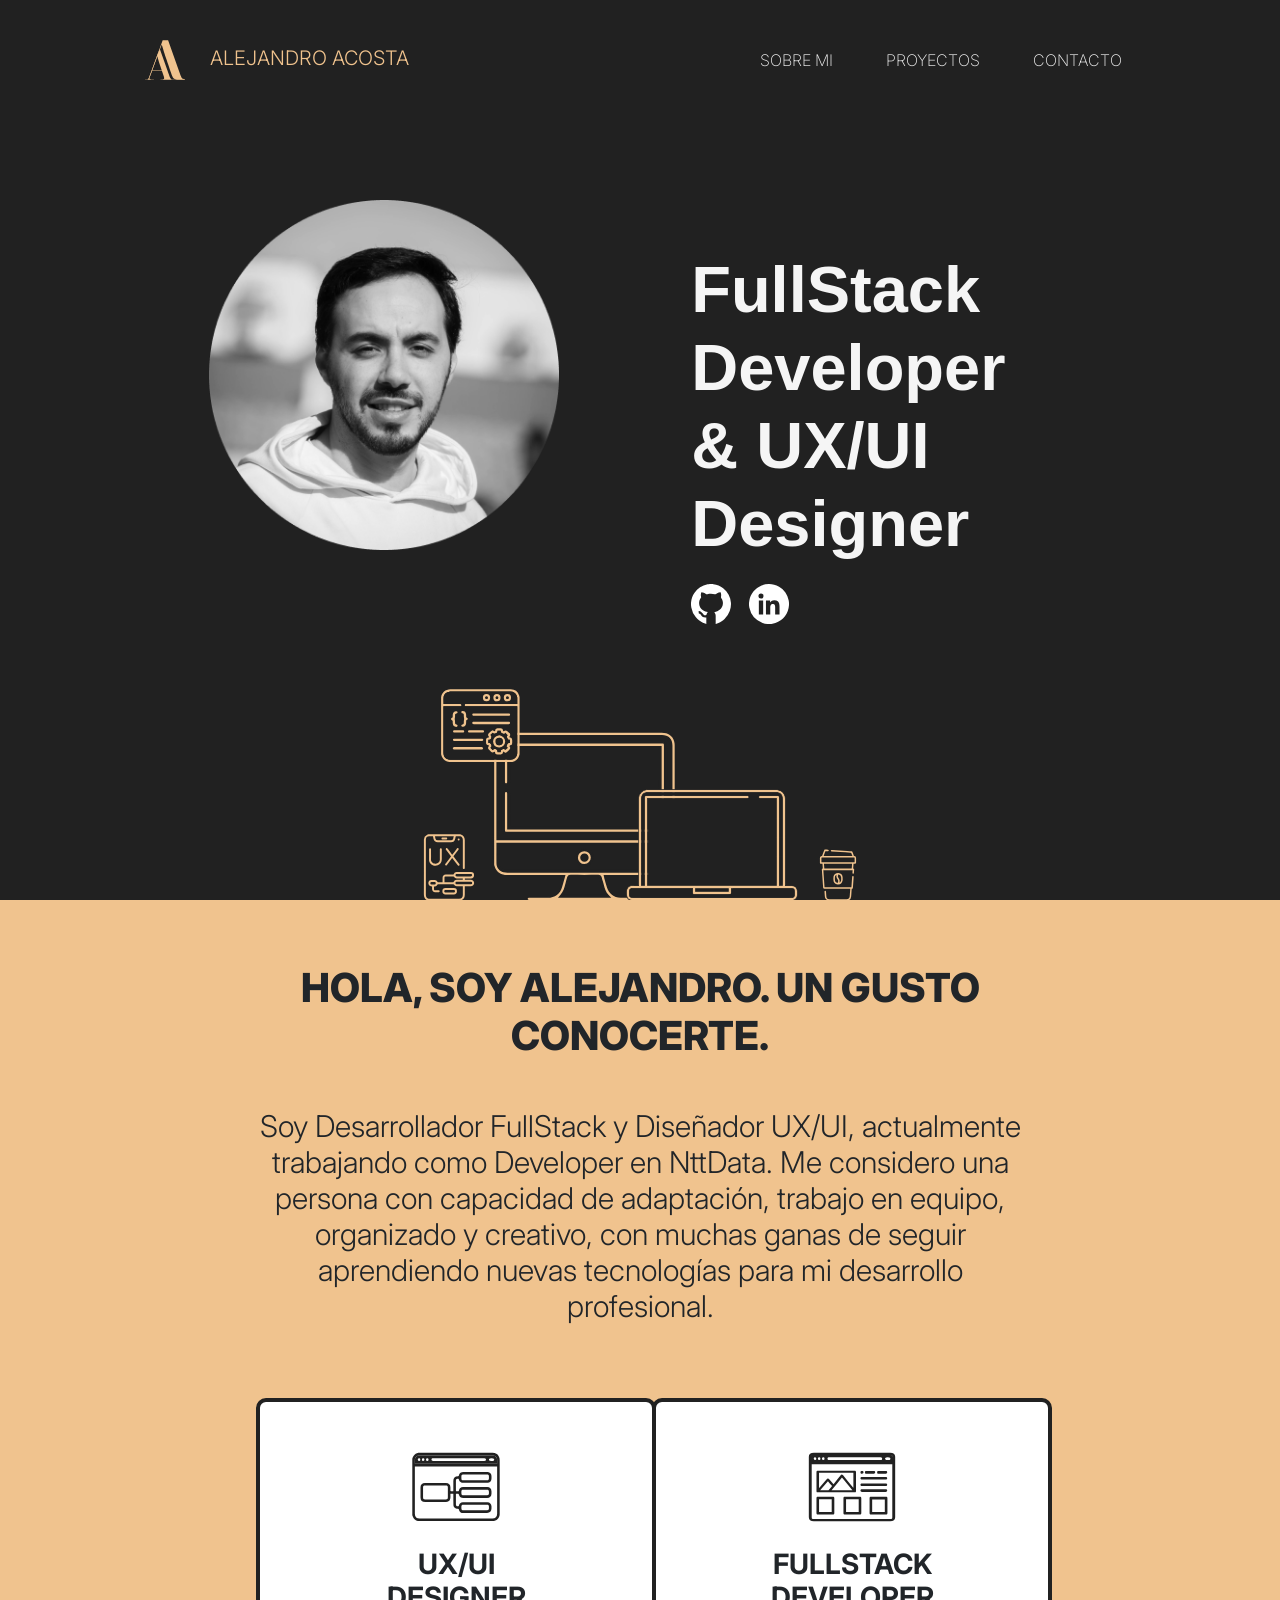
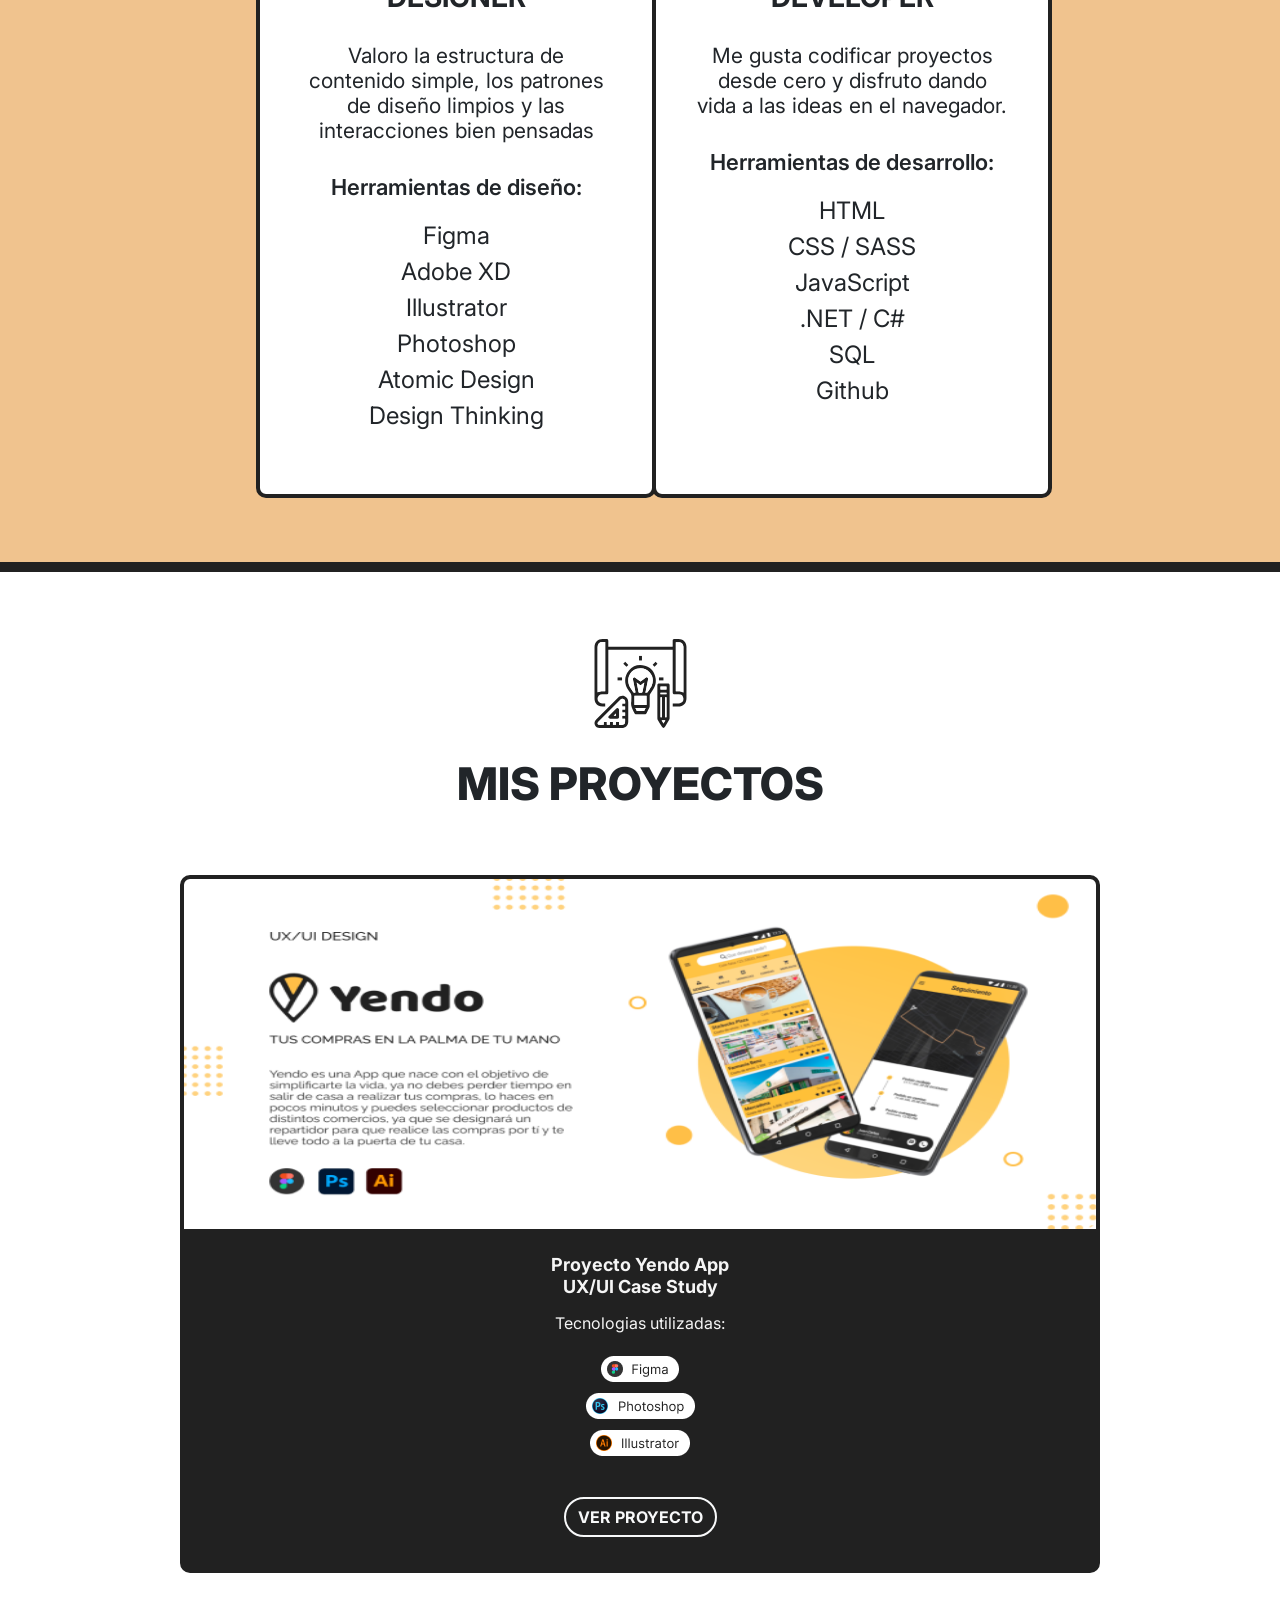
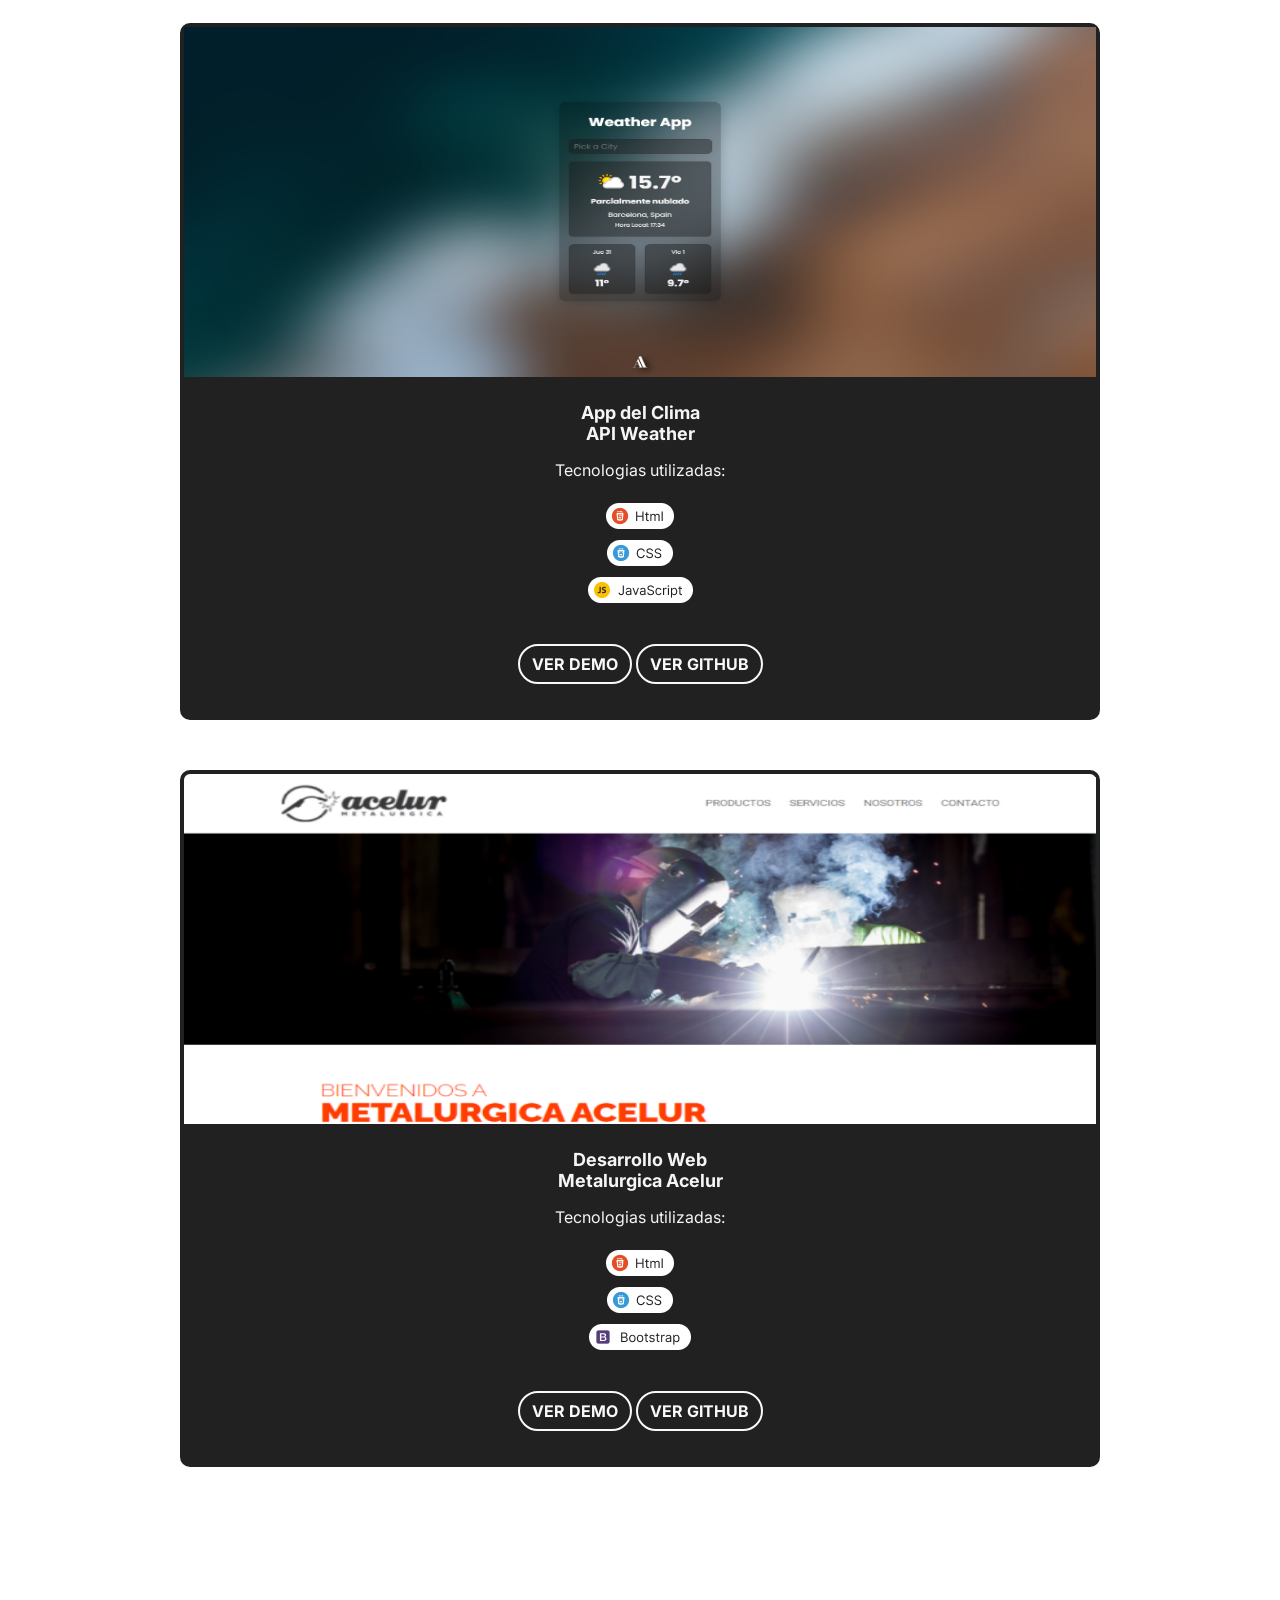
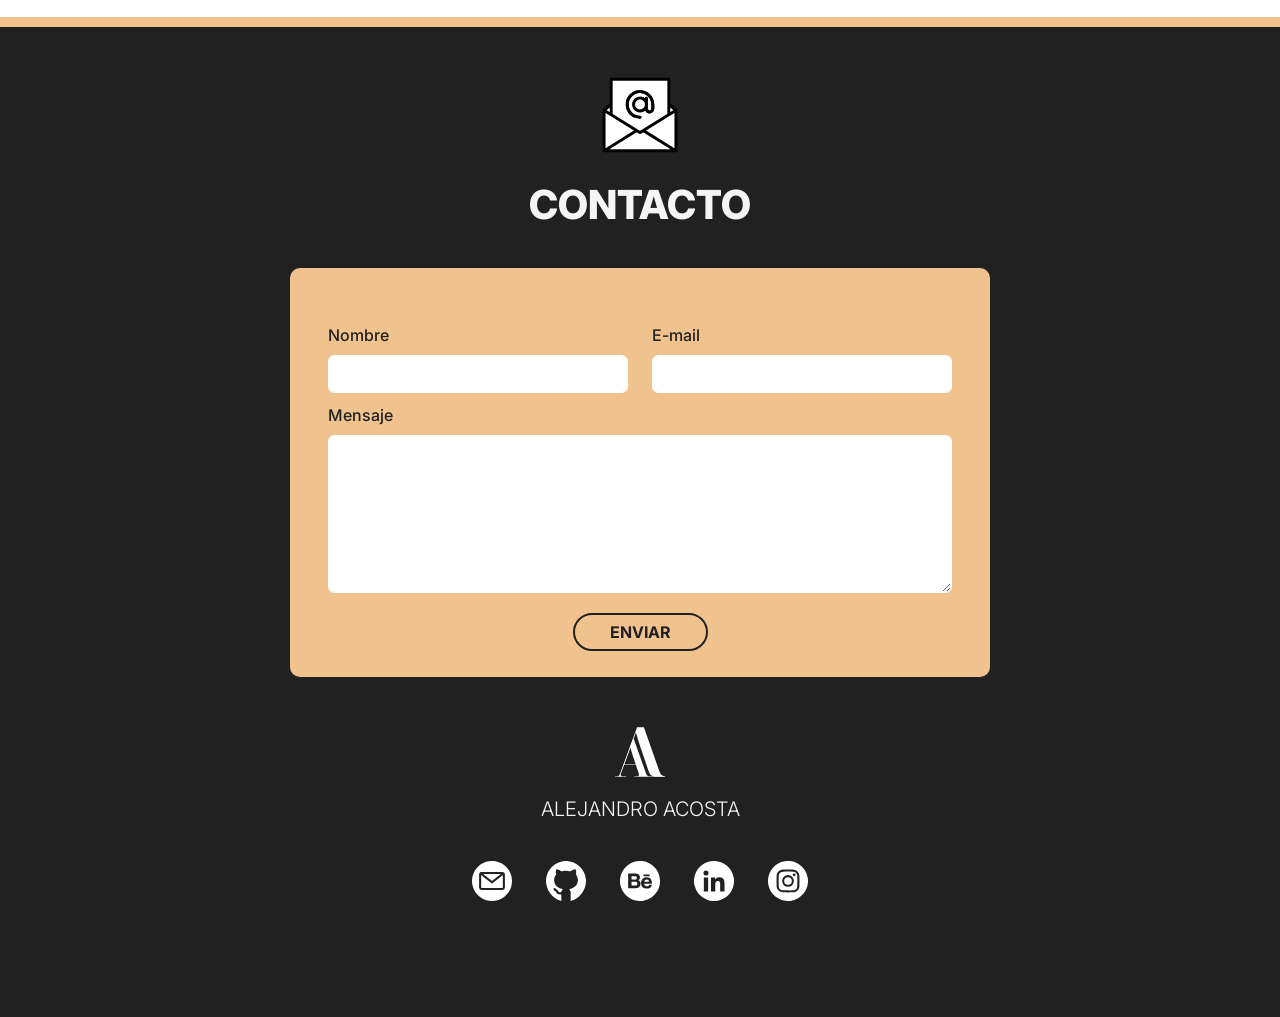
<file: index.html>
<!doctype html>
<html lang="es">
  <head>    
    <meta charset="utf-8">    
    <meta name="viewport" content="width=device-width, initial-scale=1">
    <meta property="og:image" content="images/cp.jpg" />

    <!-- Bootstrap CSS -->
    <link href="https://cdn.jsdelivr.net/npm/bootstrap@5.1.3/dist/css/bootstrap.min.css" rel="stylesheet" integrity="sha384-1BmE4kWBq78iYhFldvKuhfTAU6auU8tT94WrHftjDbrCEXSU1oBoqyl2QvZ6jIW3" crossorigin="anonymous">
    <link rel="stylesheet" href="master.css">    
    <link rel="icon" href="/images/logoAA.svg">
    <title>Alejandro Acosta Portfolio</title>    

  </head>
  <body>

    <div class="conteiner-fluid" id="divPortada" style="position: relative;">
      
      <!-- Empieza NavBAR-->
      <nav class="navbar navbar-expand-lg position-absolute w-100">

        <div class="container-fluid">          
          <a class="navbar-brand" href="#">
            <img src="images/logoAA.svg" id="logo" alt="">
            ALEJANDRO ACOSTA        
          </a>

          <button class="navbar-toggler custom-toggler" type="button" data-bs-toggle="collapse" data-bs-target="#navbarNavAltMarkup" aria-controls="navbarNavAltMarkup" aria-expanded="true" aria-label="navbar">
            <span class="navbar-toggler-icon"></span>
          </button>

          <div class="collapse navbar-collapse in" id="navbarNavAltMarkup" aria-expanded="true">
            <div class="navbar-nav">              
              <a class="nav-link" href="#sobremi">SOBRE MI</a>
              <a class="nav-link" href="#proyectos">PROYECTOS</a>
              <a class="nav-link" href="#contacto" type="button" onclick="focusMethod()">CONTACTO</a>
            </div>
          </div>

        </div>
      </nav>

      <!-- Termina NavBAR-->

      <!-- Empieza Portada-->

      <div class="conteiner-fluid">
        <div class="row" id="portada">

          <div class="col-xxl-4 col-xl-6 col-lg-6 col-md-12 col-sm-12 divFoto">
            <img class="foto" src="/images/Ellipse 1.png" alt="">
          </div>

          <div class="col-xxl-8 col-xl-6 col-lg-6 col-md-12 col-sm-12" id="titulo">
            <h1 class="titulo">FullStack Developer<br>& UX/UI Designer<br> 
              <a href="https://github.com/aleeacosta" target="_blank"><span class="icon icon-github"></span></a>
              <a href="https://www.linkedin.com/in/aleaco/" target="_blank" rel="noopener noreferrer"><span class="icon icon-linkdin"></span></a>           
            </h1>            
          </div>

        </div> 
      </div>   
      
      <div class="contenedor">        
        <img src="/images/Artboard 1.svg" alt="" class="illustracion">                 
      </div>
      
    <!-- Termina Portada-->  
    
    <!-- Empieza Sobremi-->

    </div>

    <div class="conteiner-fluid sobreMi" id="sobremi">

      <div class="row">

        <h2>HOLA, SOY ALEJANDRO. UN GUSTO CONOCERTE.</h2>
        <p>Soy Desarrollador FullStack y Diseñador UX/UI, actualmente trabajando como Developer en NttData. 
        Me considero una persona con capacidad de adaptación, trabajo en equipo, organizado y creativo, con muchas ganas de seguir aprendiendo nuevas tecnologías para mi desarrollo profesional.
        </p>

      </div>      

      <div class="row cards">
        <div class="col-lg-6 col-sm-12">

          <div class="card" >
            <div class="card-body">
              <span class="icon-designer"></span>
              <h5 class="titulo">UX/UI <br>DESIGNER</h5>              
              <p class="texto">Valoro la estructura de contenido simple, los patrones de diseño limpios y las interacciones bien pensadas</p>
              <h6 class="subtitulo">Herramientas de diseño:</h6>
              <ul class="herramientas">
                <li>Figma</li>
                <li>Adobe XD</li>
                <li>Illustrator</li>
                <li>Photoshop</li>
                <li>Atomic Design</li>
                <li>Design Thinking</li>                
              </ul>
              
            </div>
          </div>

        </div>

        <div class="col-lg-6 col-sm-12">

          <div class="card">
            <div class="card-body">
              <span class="icon-front"></span>
              <h5 class="titulo">FULLSTACK DEVELOPER</h5>              
              <p class="texto">Me gusta codificar proyectos desde cero y disfruto dando vida a las ideas en el navegador.</p>
              <h6 class="subtitulo">Herramientas de desarrollo:</h6>
              <ul class="herramientas">
                <li>HTML</li>
                <li>CSS / SASS</li>
                <li>JavaScript</li>
                <li>.NET / C#</li>
                <li>SQL</li>
                <li>Github</li>
              </ul>
              
            </div>
          </div>
        </div>
      </div>

    </div>

    <!-- Termina Sobremi-->

    <!-- Empieza Proyectos-->

    <div class="conteiner-fluid Proyectos" id="proyectos">

      <div id="tituloProyectos">
        <span class="icon-proyectos"></span>
        <h2>MIS PROYECTOS</h2>
      </div>

      <div class = "proyectos">
        <div class="row">
          <div class="col-xxl-8 col-xl-12">
            <img src="/images/yendo.png" alt="" class="img-fluid">
          </div>

          <div class="col-xxl-4 col-xl-12">

            <h5>Proyecto Yendo App <br>UX/UI Case Study</h5>
            <p>Tecnologias utilizadas:</p>

            <div><span class="icon-figma"></span></div>
            
            <div><span class="icon-photoshop"></span></div>
            
            <div><span class="icon-illustrator"></span></div>

            <div class="divBoton"><a href="https://www.behance.net/gallery/138708785/Yendo-App-UXUI-Design" target="_blank"><button type="button" class="btn btn-outline-light" id="bverProyecto">VER PROYECTO</button></a>
            </div>

          </div>
        </div>
      </div>

      <div class = "proyectos">
        <div class="row">
          <div class="col-xxl-8 col-xl-12">
            <img src="/images/weatherapp.png" alt="" class="img-fluid">
          </div>

          <div class="col-xxl-4 col-xl-12">

            <h5>App del Clima<br>API Weather</h5>
            <p>Tecnologias utilizadas:</p>

            <div><span class="icon-html"></span></div>
            
            <div><span class="icon-css"></span></div>
            
            <div><span class="icon-javascript"></span></div>

            <div class="divBoton">
              <a href="https://weather-app-blush-two.vercel.app/" target="_blank"><button type="button" class="btn btn-outline-light" id="bverProyecto">VER DEMO</button></a>
              <a href="https://github.com/aleeacosta/Weather-App" target="_blank"><button type="button" class="btn btn-outline-light" id="bverProyecto">VER GITHUB</button></a>
            </div>

          </div>
        </div>
      </div>

      <div class = "proyectos">
        <div class="row">
          <div class="col-xxl-8 col-xl-12">
            <img src="/images/acelur.png" alt="" class="img-fluid">
          </div>

          <div class="col-xxl-4 col-xl-12">

            <h5>Desarrollo Web <br>Metalurgica Acelur</h5>
            <p>Tecnologias utilizadas:</p>

            <div><span class="icon-html"></span></div>
            
            <div><span class="icon-css"></span></div>
            
            <div><span class="icon-bootstrap"></span></div>

            <div class="divBoton">
              <a href="https://www.acelur.com.uy" target="_blank"><button type="button" class="btn btn-outline-light" id="bverProyecto">VER DEMO</button></a>
              <a href="#" ><button type="button" class="btn btn-outline-light" id="bverProyecto">VER GITHUB</button></a>
            </div>

          </div>
        </div>
      </div>


    </div>

    <!-- Termina Proyectos-->

    <!-- Empieza Contacto-->

    <div class="conteiner-fluid Contacto" id="contacto">

      <div id="tituloContacto">
        <span class="icon-contacto"></span>
        <h2>CONTACTO</h2>
      </div>

      <form class="row formulario" action="https://formspree.io/f/mlezlloe" method="POST">

        <div class="mb-3">

          <div class="row">
            <div class="col-lg-6 col-md-12 col-sm-12">

              <label for="name" class="form-label">Nombre</label>
              <input type="name" name="name" class="form-control" id="inputNombre" placeholder="" required="">  

            </div>

            <div class="col-lg-6 col-md-12 col-sm-12">

              <label for="exampleFormControlInput1" class="form-label">E-mail</label>
              <input type="email" name="email" class="form-control" id="exampleFormControlInput1" placeholder="" required="">  
              
            </div>
          </div>                 
        
          <label for="exampleFormControlTextarea1" class="form-label">Mensaje</label>
          <textarea class="form-control" name="message" id="exampleFormControlTextarea1" rows="6" required=""></textarea>

          <div style="text-align: center;"><button type="submit" class="btn btn-outline-light" id="bEnviar">ENVIAR</button></div>

        </div>
      </form>

      <div class="footer">
        <a href="#divPortada"><img src="images/logoBlanco.svg" class="logo" alt=""></a>
        <a href="#divPortada"><h3>ALEJANDRO ACOSTA</h3></a>
        <a href="mailto:alee.acosta@gmail.com" target="_blank"><span class="icon icon-email"></span></a>
        <a href="https://github.com/aleeacosta" target="_blank"><span class="icon icon-github"></span></a>
        <a href="https://www.behance.net/aleeacosta0563" target="_blank"><span class="icon icon-behace"></span></a>
        <a href="https://www.linkedin.com/in/aleaco/" target="_blank"><span class="icon icon-linkdin"></span></a>
        <a href="https://www.instagram.com/ale.aco/" target="_blank"><span class="icon icon-instagram"></span></a>

      </div>

    </div>   
    
    <script type="text/javascript">
      focusMethod = function getFocus() {
        document.getElementById("inputNombre").focus();
    }      
    </script>
    
    <script src="https://cdn.jsdelivr.net/npm/bootstrap@5.1.3/dist/js/bootstrap.bundle.min.js" integrity="sha384-ka7Sk0Gln4gmtz2MlQnikT1wXgYsOg+OMhuP+IlRH9sENBO0LRn5q+8nbTov4+1p" crossorigin="anonymous"></script>
    
    
  </body>
</html>
</file>
<file: master.css>
/* color: rgb(F0C38E); */


@import url('https://fonts.googleapis.com/css2?family=Inter:wght@100;200;300;400;500;600;700;800;900&display=swap');


body {
    font-family: 'Inter', sans-serif;
}

#divPortada {
    background-color: #212121;    
    color:whitesmoke; 
    height: 100vh;  
    min-height: 100vh;
    min-height: -webkit-fill-available;  
}

@media screen and (max-width: 450px) {
    #divPortada {
        height: 100vh;         
    }
}

/* Estilos NAVBAR*/

#logo {
    height: 50px;
    width: 50px;
    padding: 5px;
    text-align: center;
    margin-right: 15px;
}

@media screen and (max-width: 400px) {
    #logo {
        height: 40px;
        width: 40px;
    }
}

.navbar {
    padding-top: 30px;
    padding-bottom: 5%;
    padding-left: 10%;
    padding-right: 10%;    
}

@media screen and (max-width: 450px) {
    .navbar {
        padding-left: 3%;
        padding-right: 3%;
    }
}

#navbarNavAltMarkup {
    justify-content: right;   
    padding-right:10px; 
    
}

@media screen and (max-width: 991px) {
    #navbarNavAltMarkup {
        background-color:#212121;
        border: 1px solid #2c2c2c;        
        padding: 10px 30px 10px 10px;
        text-align: right;        
    }
}

.navbar-brand {
    color: #F0C38E;
    padding-left: 0;  
    font-weight: 300;
    font-size: 20px;  
}

@media screen and (max-width: 461px) {
    .navbar-brand {
        font-size: 16px; 
    }
}

.navbar-brand:hover {
    color: whitesmoke;
}

.nav-link {
    color: whitesmoke;
    font-weight: 200;       
}

.nav-link:hover {
    color: #F0C38E;
}

.navbar-expand-lg .navbar-nav .nav-link {
    padding-left: 45px; 
}

.custom-toggler .navbar-toggler-icon {
    background-image: url("data:image/svg+xml;charset=utf8,%3Csvg viewBox='0 0 32 32' xmlns='http://www.w3.org/2000/svg'%3E%3Cpath stroke='rgba(245,245,245, 1)' stroke-width='2' stroke-linecap='round' stroke-miterlimit='10' d='M4 8h24M4 16h24M4 24h24'/%3E%3C/svg%3E");
  }

.custom-toggler.navbar-toggler {
    border-color: whitesmoke;
  } 
  

/* Estilos Portada*/
.divFoto {
    text-align: center;
}

.foto {
    height: 100%;
    width: 100%; 
    max-width: 350px;
    max-height: 350px;   
    padding: 0px 0px 0px 0px;
    text-align: center;
}

@media screen and (max-width: 450px) {
    .foto {
      width: 250px;
      height: 250px;
    }
}

@media screen and (max-width: 400px) {
    .foto {
      width: 200px;
      height: 200px;
    }
}

#portada {
    padding: 0 10% 50px 10%;
    margin: 0;     
    padding-top: 120px; 
    z-index: -1;
}

@media screen and (min-width: 991px) {
    #portada {
        padding: 180px 10% 20px 10%;
    }
}

@media screen and (max-width: 400px) {
    #portada {
        padding: 100px 4% 20px 4%;
    }
}

#titulo {
    padding-top: 5%;
    padding-left: 5%;
    display: flex;
    align-items: center;
}

.titulo {
    font-family: Helvetica;
    font-size: 75px;
    font-weight: bolder;    
}

@media screen and (max-width: 1546px) {
    .titulo {
      font-size: 65px;      
    }
}

@media screen and (max-width: 991px) {
    .titulo {
      font-size: 55px;
      text-align: center;
    }
}

@media screen and (max-width: 650px) {
    .titulo {
      font-size: 50px;
      text-align: center;
    }
}

@media screen and (max-width: 556px) {
    .titulo {
        font-size: 35px;
        text-align: center;        
      }
}

@media screen and (max-width: 380px) {
    .titulo {
      font-size: 30px;
      text-align: center;
    }
}

.icon {
    display: inline-block;
    width: 40px;
    height: 40px;
    background-size: cover;
}

.icon-github {
    background-image: url(/images/github.svg);
}

.icon-github:hover,
.icon-github:focus {
    background-image: url(/images/githubHover.svg);
}

.icon-linkdin {
    background-image: url(/images/linkedin.svg);
}

.icon-linkdin:hover,
.icon-linkdin:focus {
    background-image: url(/images/linkedinHover.svg);
}

.contenedor{
    position: absolute;        
    bottom: 0;
    left: 0;
    right: 0;      
    text-align: center;    
}

.illustracion{    
    height: 250px;     
}

@media screen and (max-width: 1546px) {
    .illustracion {
        height: 220px;
    }
}

@media screen and (max-width: 966px) {
    .illustracion {
        height: 200px;
    }
}

@media screen and (max-width: 735px) {
    .illustracion {
        height: 175px;
    }
}

@media screen and (max-width: 556px) {
    .illustracion {
        height: 160px;
    }
}

@media screen and (max-width: 450px) {
    .illustracion {
        height: 150px;
    }
}

/* Estilos SobreMi*/

.sobreMi {
    width: 100%;
    height: 100%;
    background-color: #f0c38e;
    text-align: center;
    padding-top: 5%;
    padding-left: 20%;
    padding-right: 20%;
    padding-bottom: 5%;
    border-bottom: 10px solid #212121;
}

@media screen and (max-width: 450px) {
    .sobreMi {
        padding: 50px 20px 50px 20px;
    }
}

.sobreMi h2{
    font-size: 40px;
    font-weight: 800;
}

.sobreMi p {
    font-size: 30px;
    font-weight: 300;
    padding-top: 40px;
    line-height: normal;
}

@media screen and (max-width: 450px) {
    .sobreMi p {
        font-size: 25px;
    }
    .sobreMi h2{
        font-size: 36px;
    }
}

.cards{
    padding-top: 5%;
    text-align: center; 
      
}

.card {
    margin: auto;
    border-color: #212121;
    border-width: 4px;   
    border-radius: 10px;
    width: 25rem; 
    height: 700px;    
}

@media screen and (max-width: 966px) {
    .card {
        max-width: 350px;
    }
}

@media screen and (max-width: 450px) {
    .card {
        width: 320px;
    }
}

.card-body {
    padding: 10%;      
}

.icon-front {
    display: inline-block;
    width: 90px;
    height: 90px;
    background-size: cover;
    background-image: url(/images/iconFrontend.svg);    

}

.icon-designer {
    display: inline-block;
    width: 90px;
    height: 90px;
    background-size: cover;
    background-image: url(/images/iconDesigner.svg);
}

.card .titulo {
    font-family: 'Inter', sans-serif;
    padding: 10px 0 10px 0;
    font-size: 28px;
    font-weight: 700;
}

.card .texto {
    font-size: 21px;
    font-weight: 400;
    padding-top: 10px;
    padding-bottom: 10px;
}

.card .herramientas {
    padding: 0;
    font-size: 24px;
    font-weight: 400;
    list-style-type: none;
}

.card .subtitulo {
    font-size: 22px;
    font-weight: 600;
    padding-top: 5px;
    padding-bottom: 10px;
}

.row .col-sm-12 {
    margin-top: 20px;
}


/* Estilos Proyectos*/

.Proyectos {
    width: 100%;
    height: 100%;
    background-color: white;
    margin-bottom: 100px;
}

@media screen and (max-width: 450px) {
    .Proyectos {
        margin-bottom: 10%;       
    }
}

#tituloProyectos {
    margin: 5% 25% 5% 25%;
    text-align: center;    
}

@media screen and (max-width: 450px) {
    #tituloProyectos {
        margin: 10%;        
    }
}

.icon-proyectos {  
    
    display: inline-block;
    width: 95px;
    height: 95px;
    background-size: cover;
    background-image: url(/images/iconProyectos.svg);  
    margin-bottom: 20px;   

}

#tituloProyectos h2 {
    font-size: 45px;
    font-weight: 800;
}

@media screen and (max-width: 450px) {
    #tituloProyectos h2 {
        font-size: 30px;        
    }
}

.proyectos {     
    display: block;   
    background-color: white;
    width: 55%;
    height: 100%;    
    margin: auto;
    padding-bottom: 50px;
}

@media screen and (max-width: 1750px) {
    .proyectos {
        width: 70%;       
    }
}

@media screen and (max-width: 450px) {
    .proyectos {
        width: 70%;        
    }
}

.proyectos .row {
    height: 100%;  
    border: 4px solid #212121;    
    border-radius: 10px;  
}

.img-fluid {
    width: 100%;
    max-height: 350px;
}

.proyectos .col-lg-8 {
      
    padding: 0;
    border-radius: 5px 0 0 5px;   
}

.proyectos .col-lg-4 {    
    background-color: #212121;     
    padding: 25px;  
    text-align: center; 

}

.proyectos .col-xxl-8 {
      
    padding: 0;
    border-radius: 5px 0 0 5px;   
}

.proyectos .col-xxl-4 {    
    background-color: #212121;     
    padding: 25px;  
    text-align: center; 

}

.proyectos h5 {
    font-size: 18px;
    font-weight: 700;
    color: whitesmoke;    
}

.proyectos p {
    font-size: 16px;
    font-weight: 400;
    color: whitesmoke;
    padding: 5px 0 5px 0;    

}

.icon-figma {      
    display: inline-block;
    width: 78px;
    height: 26px;
    background-size: cover;
    background-image: url(/images/figma.png);      
    margin: 0 50px 5px 50px;

}

.icon-photoshop {     
    display: inline-block;
    width: 109px;
    height: 26px;
    background-size: cover;
    background-image: url(/images/photoshop.png);        
    margin: 0 50px 5px 50px;

}
.icon-illustrator {      
    display: inline-block;
    width: 100px;
    height: 26px;
    background-size: cover;
    background-image: url(/images/illustrator.png);      
    margin: 0 50px 5px 50px;
}

.icon-html {      
    display: inline-block;
    width: 68px;
    height: 26px;
    background-size: cover;
    background-image: url(/images/html.png);      
    margin: 0 50px 5px 50px;

}

.icon-css {     
    display: inline-block;
    width: 66px;
    height: 26px;
    background-size: cover;
    background-image: url(/images/css.png);        
    margin: 0 50px 5px 50px;

}
.icon-bootstrap {      
    display: inline-block;
    width: 102px;
    height: 26px;
    background-size: cover;
    background-image: url(/images/bootstrap.png);      
    margin: 0 50px 5px 50px;
}

.icon-javascript {      
    display: inline-block;
    width: 105px;
    height: 26px;
    background-size: cover;
    background-image: url(/images/javascript.png);      
    margin: 0 50px 5px 50px;
}

.divBoton {
    margin-top: 30px;
}

#bverProyecto {
    border-width: 2px;
    border-radius: 50px;
    font-size: 16px;
    font-weight: 700;
    margin-bottom: 7px;
    
}

#bverProyecto:hover {
    color: #212121;            
}

/* Estilos Contacto*/


.Contacto {
    width: 100%;
    height: 1000px;
    background-color: #212121;
    color: whitesmoke;
    padding-top: 10px;
    border-top: 10px solid #F0C38E;    
}


#tituloContacto {
    margin: 3% 25% 3% 25%;
    text-align: center; 
   
}

.icon-contacto {  
    
    display: inline-block;
    width: 80px;
    height: 80px;
    background-size: cover;
    background-image: url(/images/iconContacto.svg);  
    margin-bottom: 20px;   

}

#tituloContacto h2 {
    font-size: 40px;
    font-weight: 800;
}

@media screen and (max-width: 450px) {
    #tituloContacto h2 {
        font-size: 30px;
        margin-bottom: 25px;
    }
}

.formulario {
    width: 55%;
    max-width: 700px;
    height: auto;
    margin: auto;
    padding: 2%;
    padding-bottom: 10px;
    background-color: #F0C38E;
    border-radius: 10px;
    color: #212121;
       
}

@media screen and (max-width: 450px) {
    .formulario {
        width: 80%
    }
}

.formulario label {
    font-size: 18;
    font-weight: 500;
    padding: 10px 0 0 0; 
       
}

#bEnviar {
    border-width: 2px;
    border-radius: 50px;
    border-color: #212121;
    color: #212121;
    font-size: 16px;
    font-weight: 700;
    margin-top: 20px; 
    padding: 5px 35px 5px 35px; 
     
}

#bEnviar:hover {
    color:#F0C38E;
    background-color: #212121;
    
}

.form-control {
    border-color: white;
}

.footer {
    text-align: center;
    margin: 50px 0 25px 0;
}

.footer .logo {
    width: 50px;
    height: 50px;
    margin-bottom: 20px;
    margin-right: 0px;    
}

.logo:hover{
    filter: drop-shadow(0px 0px 15px #F0C38E);
}

.footer a {
    text-decoration:none;
}

.footer h3 {
    font-size: 20px;
    margin-bottom: 30px;
    font-weight: 300;    
    color: whitesmoke;
}

.footer h3:hover {
    filter: drop-shadow(0px 0px 10px #F0C38E);        
}

.footer span {
    margin: 10px 15px 0 15px;
}

.icon-behace {
    background-image: url(/images/behace.svg);
}

.icon-behace:hover,
.icon-behace:focus {
    background-image: url(/images/behaceHover.svg);
}

.icon-email {
    background-image: url(/images/email.svg);
}

.icon-email:hover,
.icon-email:focus {
    background-image: url(/images/emailHover.svg);
}

.icon-instagram {
    background-image: url(/images/instagram.svg);
}

.icon-instagram:hover,
.icon-instagram:focus {
    background-image: url(/images/instagramHover.svg);
}
</file>
